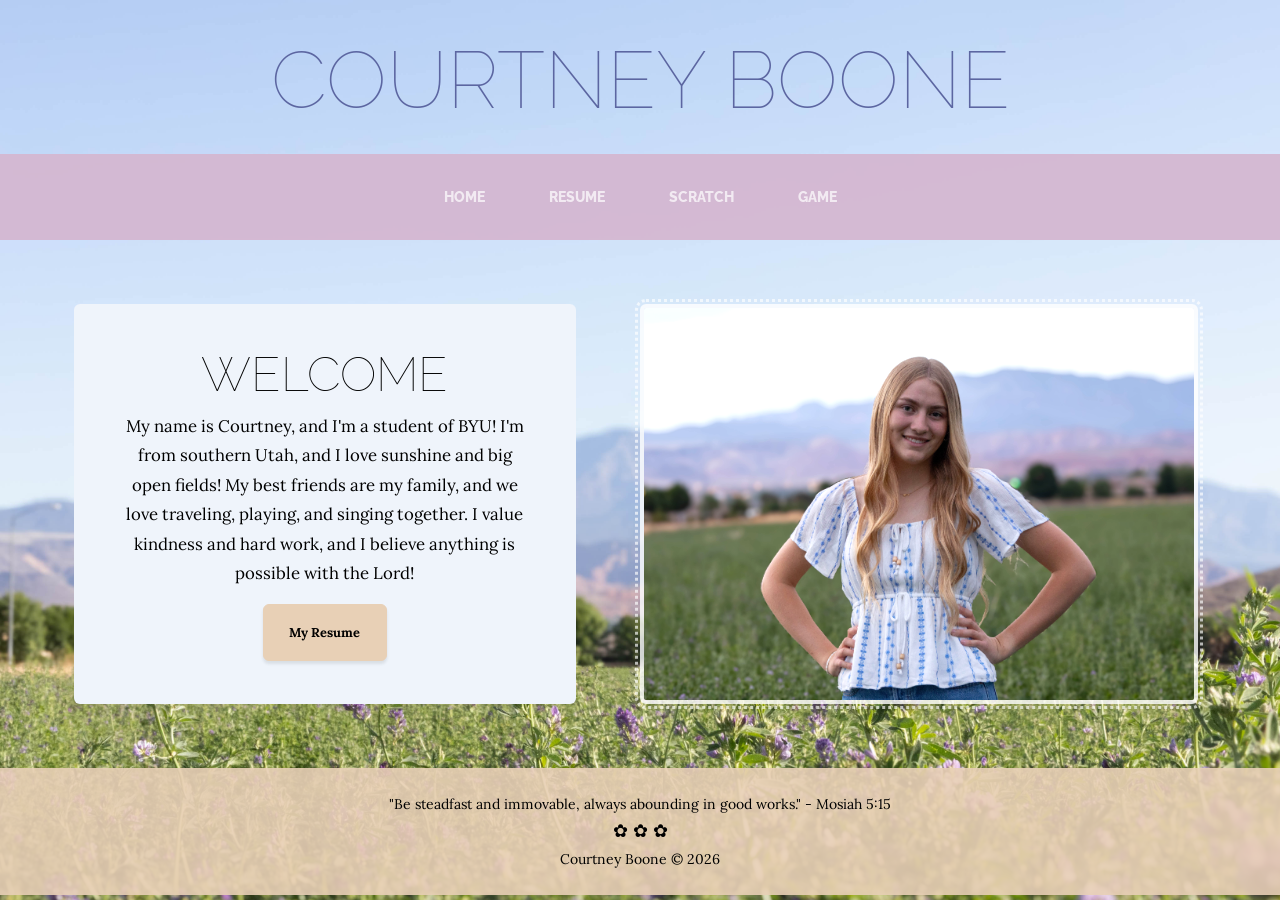
<file: index.html>
<!DOCTYPE html>
<html lang="en">
    <head>
        <meta charset="utf-8" />
        <meta name="viewport" content="width=device-width, initial-scale=1, shrink-to-fit=no" />
        <meta name="description" content="" />
        <meta name="author" content="" />
        <title>Courtney Boone</title>
        <link rel="icon" type="image/x-icon" href="assets/favicon.ico" />
        <!-- Google fonts-->
        <link href="https://fonts.googleapis.com/css?family=Raleway:100,100i,200,200i,300,300i,400,400i,500,500i,600,600i,700,700i,800,800i,900,900i" rel="stylesheet" />
        <link href="https://fonts.googleapis.com/css?family=Lora:400,400i,700,700i" rel="stylesheet" />
        <!-- Core theme CSS (includes Bootstrap)-->
        <link href="css/styles.css" rel="stylesheet" />
    </head>
    <body>
        <header>
            <h1 class="site-heading text-center text-faded d-none d-lg-block">
               <!-- <span class="site-heading-upper text-primary mb-3">A Free Bootstrap Business Theme</span> -->
                <span class="site-heading-lower">Courtney Boone</span>
            </h1>
        </header>
        <!-- Navigation-->
        <nav class="navbar navbar-expand-lg navbar-dark py-lg-4" id="mainNav">
            <div class="container">
                <a class="navbar-brand text-uppercase fw-bold d-lg-none" href="index.html">Start Bootstrap</a>
                <button class="navbar-toggler" type="button" data-bs-toggle="collapse" data-bs-target="#navbarSupportedContent" aria-controls="navbarSupportedContent" aria-expanded="false" aria-label="Toggle navigation"><span class="navbar-toggler-icon"></span></button>
                <div class="collapse navbar-collapse" id="navbarSupportedContent">
                    <ul class="navbar-nav mx-auto">
                        <li class="nav-item px-lg-4"><a class="nav-link text-uppercase" href="index.html">Home</a></li>
                        <li class="nav-item px-lg-4"><a class="nav-link text-uppercase" href="resume.html">Resume</a></li>
                        <li class="nav-item px-lg-4"><a class="nav-link text-uppercase" href="scratch.html">Scratch</a></li>
                        <li class="nav-item px-lg-4"><a class="nav-link text-uppercase" href="game.html">Game</a></li>
                    </ul>
                </div>
            </div>
        </nav>
        <section class="page-section clearfix">
            <div class="container">
                <div class="intro">
                    <img class="intro-img img-fluid mb-3 mb-lg-0 rounded" src="assets/img/portrait1.jpg" alt="..." />
                    <div class="intro-text home-intro-text left-0 text-center bg-faded p-5 rounded">
                        <h2 class="section-heading mb-2">
                            <span class="section-heading-lower">Welcome</span>
                        </h2>
                        <p class="mb-3">My name is Courtney, and I'm a student of BYU! I'm from southern Utah, and I love sunshine and big open fields! My best friends are my family, and we love traveling, playing, and singing together. I value kindness and hard work, and I believe anything is possible with the Lord!</p>
                        <div class="intro-button mx-auto"><a class="btn btn-primary btn-xl home-resume-btn" href="resume.html">My Resume</a></div>
                    </div>
                </div>
            </div>
        </section>
        <footer class="footer text-faded text-center py-4">
            <div class="container">
                <p class="m-0 small">"Be steadfast and immovable, always abounding in good works." - Mosiah 5:15</p>
                <p class="m-0 small" id="flower" >✿  ✿  ✿</p>
                <p class="m-0 small">Courtney Boone &copy; 2026</p>

            </div>
        </footer>
        <!-- Bootstrap core JS-->
        <script src="https://cdn.jsdelivr.net/npm/bootstrap@5.2.3/dist/js/bootstrap.bundle.min.js"></script>
        <!-- Core theme JS-->
        <script src="js/scripts.js"></script>
    </body>
</html>
</file>
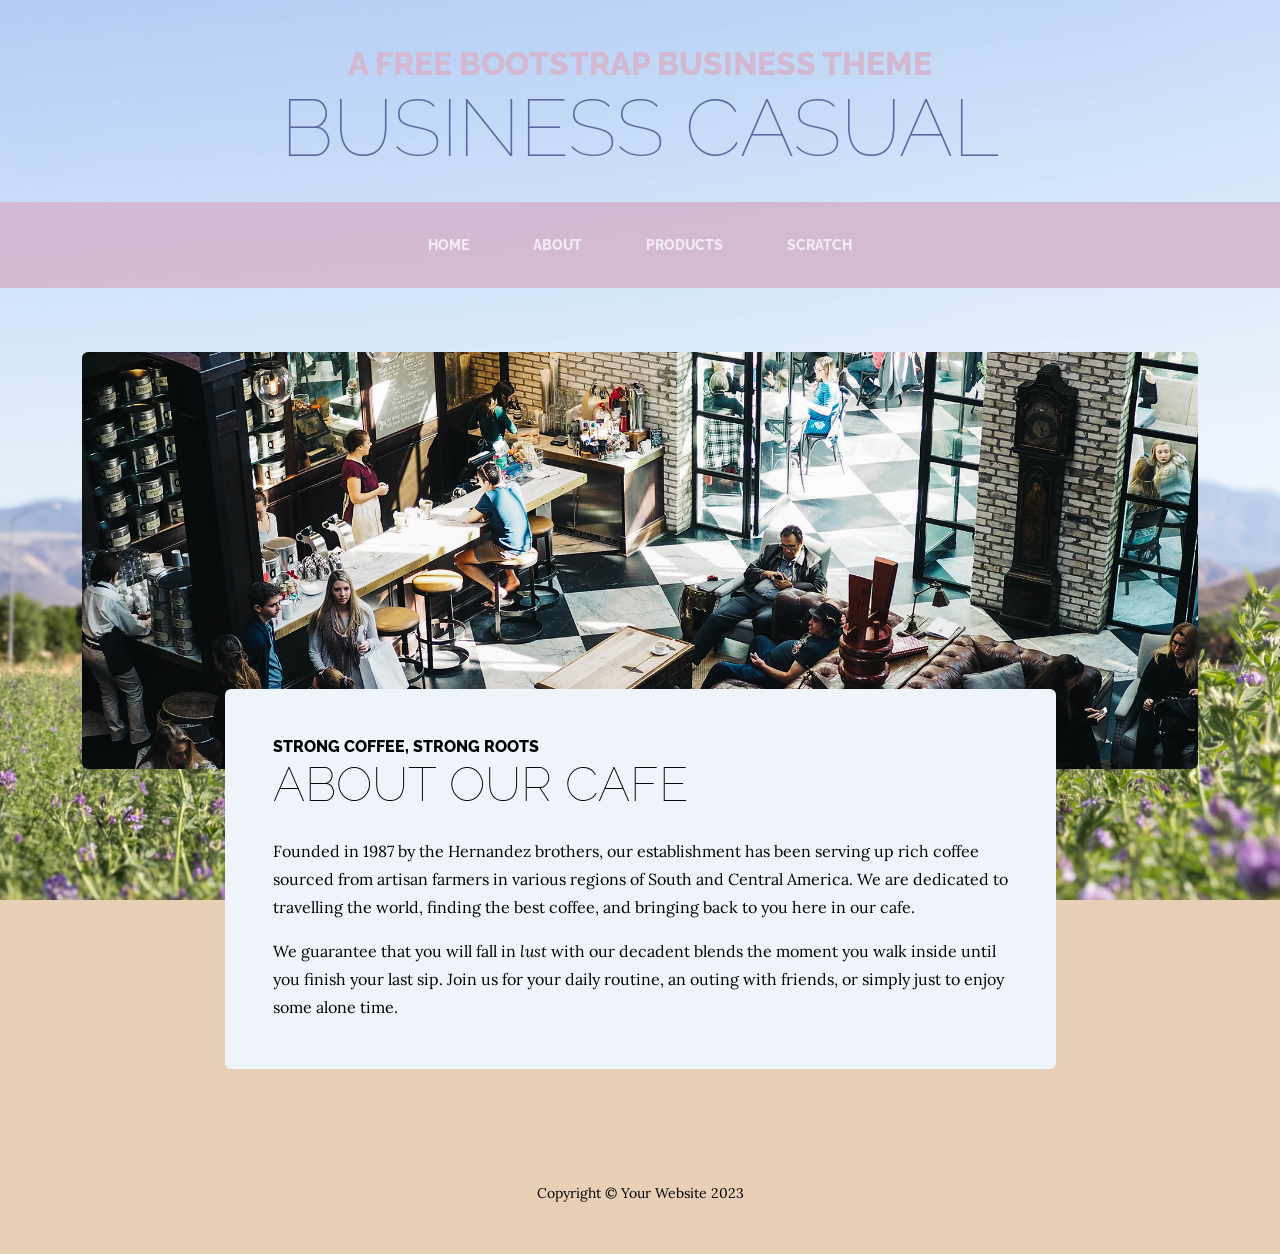
<file: about.html>
<!DOCTYPE html>
<html lang="en">
    <head>
        <meta charset="utf-8" />
        <meta name="viewport" content="width=device-width, initial-scale=1, shrink-to-fit=no" />
        <meta name="description" content="" />
        <meta name="author" content="" />
        <title>Business Casual - Start Bootstrap Theme</title>
        <link rel="icon" type="image/x-icon" href="assets/favicon.ico" />
        <!-- Google fonts-->
        <link href="https://fonts.googleapis.com/css?family=Raleway:100,100i,200,200i,300,300i,400,400i,500,500i,600,600i,700,700i,800,800i,900,900i" rel="stylesheet" />
        <link href="https://fonts.googleapis.com/css?family=Lora:400,400i,700,700i" rel="stylesheet" />
        <!-- Core theme CSS (includes Bootstrap)-->
        <link href="css/styles.css" rel="stylesheet" />
    </head>
    <body>
        <header>
            <h1 class="site-heading text-center text-faded d-none d-lg-block">
                <span class="site-heading-upper text-primary mb-3">A Free Bootstrap Business Theme</span>
                <span class="site-heading-lower">Business Casual</span>
            </h1>
        </header>
        <!-- Navigation-->
        <nav class="navbar navbar-expand-lg navbar-dark py-lg-4" id="mainNav">
            <div class="container">
                <a class="navbar-brand text-uppercase fw-bold d-lg-none" href="index.html">Start Bootstrap</a>
                <button class="navbar-toggler" type="button" data-bs-toggle="collapse" data-bs-target="#navbarSupportedContent" aria-controls="navbarSupportedContent" aria-expanded="false" aria-label="Toggle navigation"><span class="navbar-toggler-icon"></span></button>
                <div class="collapse navbar-collapse" id="navbarSupportedContent">
                    <ul class="navbar-nav mx-auto">
                        <li class="nav-item px-lg-4"><a class="nav-link text-uppercase" href="index.html">Home</a></li>
                        <li class="nav-item px-lg-4"><a class="nav-link text-uppercase" href="about.html">About</a></li>
                        <li class="nav-item px-lg-4"><a class="nav-link text-uppercase" href="products.html">Products</a></li>
                        <li class="nav-item px-lg-4"><a class="nav-link text-uppercase" href="scratch.html">Scratch</a></li>
                    </ul>
                </div>
            </div>
        </nav>
        <section class="page-section about-heading">
            <div class="container">
                <img class="img-fluid rounded about-heading-img mb-3 mb-lg-0" src="assets/img/about.jpg" alt="..." />
                <div class="about-heading-content">
                    <div class="row">
                        <div class="col-xl-9 col-lg-10 mx-auto">
                            <div class="bg-faded rounded p-5">
                                <h2 class="section-heading mb-4">
                                    <span class="section-heading-upper">Strong Coffee, Strong Roots</span>
                                    <span class="section-heading-lower">About Our Cafe</span>
                                </h2>
                                <p>Founded in 1987 by the Hernandez brothers, our establishment has been serving up rich coffee sourced from artisan farmers in various regions of South and Central America. We are dedicated to travelling the world, finding the best coffee, and bringing back to you here in our cafe.</p>
                                <p class="mb-0">
                                    We guarantee that you will fall in
                                    <em>lust</em>
                                    with our decadent blends the moment you walk inside until you finish your last sip. Join us for your daily routine, an outing with friends, or simply just to enjoy some alone time.
                                </p>
                            </div>
                        </div>
                    </div>
                </div>
            </div>
        </section>
        <footer class="footer text-faded text-center py-5">
            <div class="container"><p class="m-0 small">Copyright &copy; Your Website 2023</p></div>
        </footer>
        <!-- Bootstrap core JS-->
        <script src="https://cdn.jsdelivr.net/npm/bootstrap@5.2.3/dist/js/bootstrap.bundle.min.js"></script>
        <!-- Core theme JS-->
        <script src="js/scripts.js"></script>
    </body>
</html>
</file>
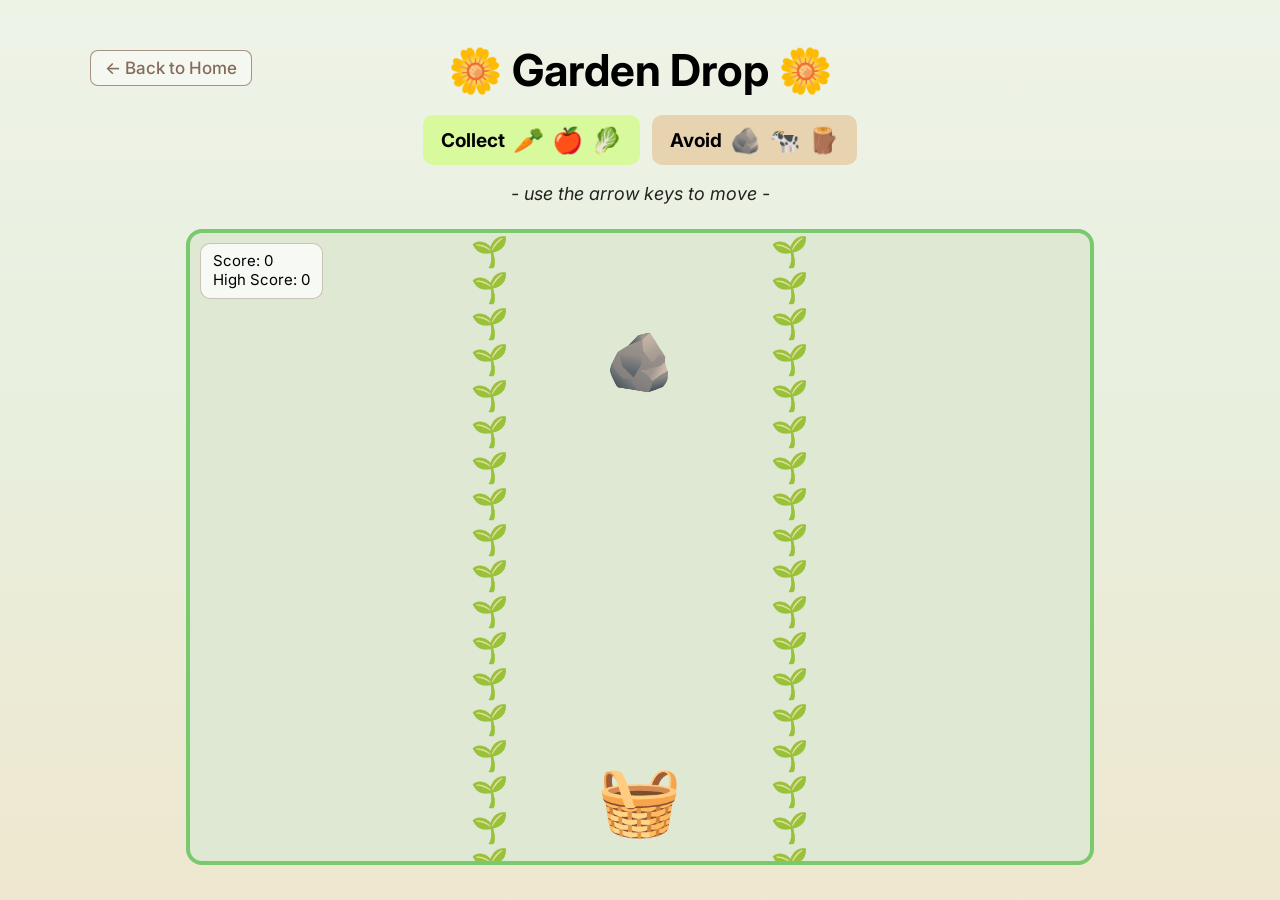
<file: game.html>
<!DOCTYPE html>
<html lang="en">
<head>
<meta charset="UTF-8">
<meta name="viewport" content="width=device-width, initial-scale=1.0">
<title>Garden Drop</title>
<link href="https://fonts.googleapis.com/css2?family=Inter:wght@400;600&display=swap" rel="stylesheet">
<style>
html, body {
  height: 100%;
  overflow: hidden;
}

body {
  margin:0;
  font-family: 'Inter', system-ui, -apple-system, sans-serif;
  position:relative;
  display:flex;
  flex-direction:column;
  align-items:center;
  justify-content:flex-start;
  padding:35px 0;
  gap:10px;
  min-height:100vh;
  background:linear-gradient(to bottom,#eef3e7,#e8efdd,#efe7cf);
  box-sizing:border-box;
}

h1 { margin:8px 0 2px 0; font-size:44px; }

.home-link {
  position:absolute;
  top:50px;
  left:90px;
  margin:0;
  display:inline-block;
  padding:7px 14px;
  border:1px solid rgba(122, 91, 73, 0.65);
  border-radius:8px;
  text-decoration:none;
  color:rgba(122, 91, 73, 0.9);
  background:rgba(255, 255, 255, 0.45);
  font-size:17px;
  font-weight:500;
  transition: background-color 0.2s ease, color 0.2s ease;
}

.home-link:hover {
  background:#7a5b49;
  color:#fff;
}

#game {
  position:relative;
  flex:1 1 auto;
  width:min(88vw, 900px);
  min-height:420px;
  margin-top:12px;
  margin-bottom:0;
  border:4px solid #7bc96f;
  border-radius:16px;
  overflow:hidden;
  background:#dfe8d2;
  outline:none;
}

.score-box {
  position:absolute;
  top:10px;
  left:10px;
  z-index:3;
  background:rgba(255, 255, 255, 0.75);
  border:1px solid rgba(122, 91, 73, 0.35);
  border-radius:10px;
  padding:8px 12px;
  line-height:1.25;
  font-size:15px;
}

.score-box p {
  margin:0;
}

.player {
  position:absolute; 
  bottom:20px;
  font-size:68px;
  transform:translateX(-50%);
  transition:left .2s;
  z-index:2;
}

.object {
  position:absolute;
  font-size:56px;
  transform:translateX(-50%);
  z-index:1;
}

.plants {
  position:absolute;
  top:0;
  bottom:0;
  display:flex;
  flex-direction:column;
  justify-content:space-between;
  font-size:30px;
  transform:translateX(-50%);
}

#overlay {
  position:absolute;
  inset:0;
  background:rgba(0,0,0,.5);
  color:white;
  display:none;
  flex-direction:column;
  align-items:center;
  justify-content:center;
  gap:6px;
  z-index:10;
}

#gameOverText {
  margin:0 0 4px 0;
  font-size:clamp(1.55rem, 4.6vw, 2.25rem);
  text-align:center;
  max-width:90%;
  line-height:1.2;
  word-break:break-word;
}

#finalScore {
  margin:14px 0;
  font-size:clamp(1.1rem, 3vw, 1.5rem);
  font-weight:600;
}

#overlay .restart-hint {
  margin-top:14px;
  font-size:clamp(1rem, 2.2vw, 1.2rem);
  opacity:0.9;
  font-style:italic;
}

button {
  padding:10px 20px;
  background:#facc15;
  border:none;
  border-radius:10px;
  cursor:pointer;
  font-size:0.95rem;
  font-weight:600;
}

.legend {
  display:flex;
  gap:12px;
  margin:6px 0 8px 0;
}
.legend-group {
  display:flex;
  align-items:center;
  gap:8px;
  padding:10px 18px;
  border-radius:10px;
  font-size:19px;
}
.legend-good { background:#d9f99d; }
.legend-bad { background:#e7d3b0; }
.legend span { font-size:25px; }

/* collect effect */
.collect-effect {
  position:absolute;
  font-size:26px;
  pointer-events:none;
  animation:pop 0.5s ease-out forwards;
  z-index:9;
  text-shadow: 0 0 10px rgba(255, 255, 255, 0.95);
}

@keyframes pop {
  0% { transform:scale(0.5); opacity:1; }
  50% { transform:scale(1.4); opacity:1; }
  100% { transform:scale(1.8); opacity:0; }
}
</style>
</head>
<body>

<a class="home-link" href="index.html">← Back to Home</a>
<h1>🌼 Garden Drop 🌼</h1>

<div class="legend">
  <div class="legend-group legend-good">
    <strong>Collect</strong>
    <span>🥕</span><span>🍎</span><span>🥬</span>
  </div>
  <div class="legend-group legend-bad">
    <strong>Avoid</strong>
    <span>🪨</span><span>🐄</span><span>🪵</span>
  </div>
</div>
<p style="margin:0 0 3px 0; font-size:18px; font-style:italic; opacity:0.85;">- use the arrow keys to move -</p>

<div id="game" tabindex="0">
  <div class="score-box">
    <p>Score: <span id="score">0</span></p>
    <p>High Score: <span id="highScore">0</span></p>
  </div>
  <div class="plants" style="left:33.33%"></div>
  <div class="plants" style="left:66.66%"></div>
  <div id="player" class="player">🧺</div>

  <div id="overlay">
    <h2 id="gameOverText">Oops!</h2>
    <p id="finalScore"></p>
    <button onclick="resetGame()">Restart</button>
    <p class="restart-hint">(Press any key to restart)</p>
  </div>
</div>

<script>
const lanes = [0,1,2];
let lane = 1;
let score = 0;
let gameOver = false;
let objects = [];
let lastSpawnTime = 0; // track spacing between objects

const game = document.getElementById('game');
const player = document.getElementById('player');
const scoreEl = document.getElementById('score');
const overlay = document.getElementById('overlay');
const finalScore = document.getElementById('finalScore');
const highScoreEl = document.getElementById('highScore');
const gameOverText = document.getElementById('gameOverText');

const gameOverMessages = [
  "Oopsie daisy!",
  "Aw shucks!",
  "Oh fiddle!",
  "Holy cow, what happened?",
  "Not your finest harvest...",
  "Darn, dandelions!"
];

let highScore = Number(localStorage.getItem('gardenHighScore')) || 0;
highScoreEl.textContent = highScore;

document.querySelectorAll('.plants').forEach(col => {
  for (let i = 0; i < 20; i++) {
    const p = document.createElement('div');
    p.textContent = '🌱';
    col.appendChild(p);
  }
});

function laneToPercent(l) {
  return l * 33.33 + 16.66;
}

function updatePlayer() {
  player.style.left = laneToPercent(lane) + '%';
}

function gameLoop() {
  if (gameOver) return;

  const fallSpeed = 2.3 + score * 0.01;
  const collisionY = game.clientHeight - 100;
  const removeY = game.clientHeight - 20;
  const effectY = game.clientHeight - 80;

  objects.forEach(o => {
    o.y += fallSpeed;
    o.el.style.top = o.y + 'px';

    if (Math.abs(o.y - collisionY) < 30 && o.lane === lane) {
      if (o.type === 'collect') {
        score += 10;
        scoreEl.textContent = score;

        // create visual effect
        const effect = document.createElement('div');
        effect.className = 'collect-effect';
        effect.textContent = '✨';
        effect.style.left = player.style.left;
        effect.style.top = effectY + 'px';
        game.appendChild(effect);

        setTimeout(() => effect.remove(), 500);

        o.el.remove();
        o.y = 1000;
      } else {
        endGame();
      }
    }
  });

  objects = objects.filter(o => {
    if (o.y >= removeY) {
      o.el.remove();
      return false;
    }
    return true;
  });

  requestAnimationFrame(gameLoop);
}

// CONSTANT STREAM: always spawning rows, never all 3 lanes filled
function spawnLoop() {
  if (gameOver) return;

  // increase number of objects slightly as score increases
  const maxObjects = Math.min(2 + Math.floor(score / 260), 3); // 2 → 3 max

  const shuffled = [...lanes].sort(() => Math.random() - 0.5);
  const chosen = shuffled.slice(0, maxObjects);

  // ensure at least one safe (collect) lane ALWAYS
  const safeIndex = Math.floor(Math.random() * chosen.length);

  // stagger items so they never start at the exact same time
  let t = 0;
  chosen.forEach((laneIndex, i) => {
    t += 320 + Math.random() * 220; // spacing (320–540ms)
    setTimeout(() => {
      if (gameOver) return;
      const type = i === safeIndex ? 'collect' : (Math.random() < 0.5 ? 'collect' : 'obstacle');
      spawnObject(laneIndex, type);
    }, t);
  });

  const delay = Math.max(700, 980 - score * 1.5); // denser stream
  setTimeout(spawnLoop, delay);
}

function spawnObject(laneIndex, forcedType=null) {
  if (gameOver) return;

  const now = Date.now();
  const minGap = 700; // minimum time between objects

  if (now - lastSpawnTime < minGap) {
    setTimeout(() => spawnObject(laneIndex, forcedType), minGap - (now - lastSpawnTime));
    return;
  }

  lastSpawnTime = Date.now();
  const type = forcedType ? forcedType : (Math.random() < 0.6 ? 'collect' : 'obstacle');
  const items = type === 'collect'
    ? ['🥕','🍎','🥬']
    : ['🪨','🐄','🪵'];

  const el = document.createElement('div');
  el.className = 'object';
  el.textContent = items[Math.floor(Math.random()*items.length)];

  const obj = { el, lane: laneIndex, y: 0, type };

  el.style.left = laneToPercent(laneIndex) + '%';
  game.appendChild(el);
  objects.push(obj);
}

function endGame() {
  gameOver = true;

  // update high score
  if (score > highScore) {
    highScore = score;
    localStorage.setItem('gardenHighScore', highScore);
    highScoreEl.textContent = highScore;
  }

  // pick random message
  const msg = gameOverMessages[Math.floor(Math.random() * gameOverMessages.length)];
  gameOverText.textContent = msg;

  overlay.style.display = 'flex';
  finalScore.textContent = 'Score: ' + score;
}

function resetGame() {
  objects.forEach(o => o.el.remove());
  objects = [];
  score = 0;
  lane = 1;
  gameOver = false;
  scoreEl.textContent = score;
  overlay.style.display = 'none';
  updatePlayer();
  gameLoop();
  spawnLoop();
}

document.addEventListener('keydown', (e) => {
  // restart on any key when game over
  if (gameOver) {
    resetGame();
    return;
  }

  if (["ArrowLeft","ArrowRight"].includes(e.key)) e.preventDefault();

  if (e.key === 'ArrowLeft') lane = Math.max(lane - 1, 0);
  if (e.key === 'ArrowRight') lane = Math.min(lane + 1, 2);

  updatePlayer();
});

updatePlayer();

game.addEventListener('click', () => game.focus());

game.focus();
gameLoop();
spawnLoop();
</script>

</body>
</html>
</file>
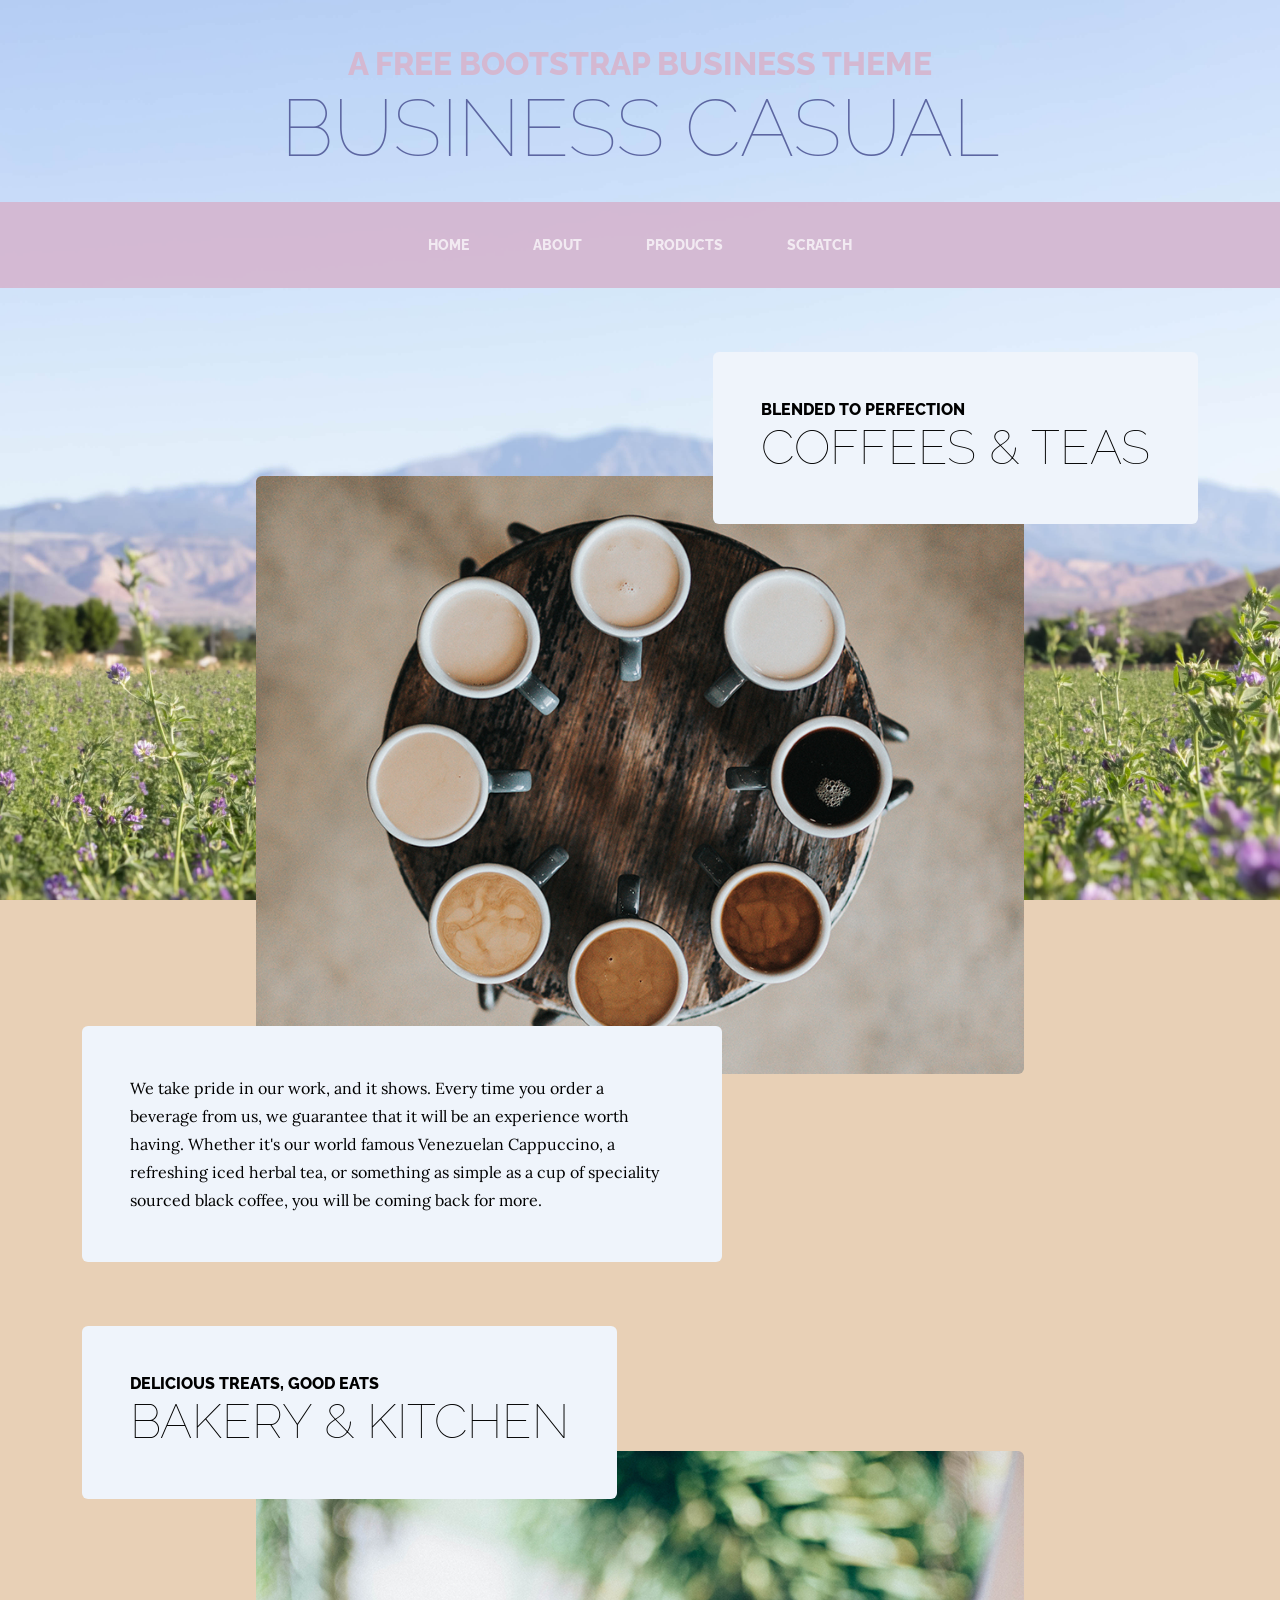
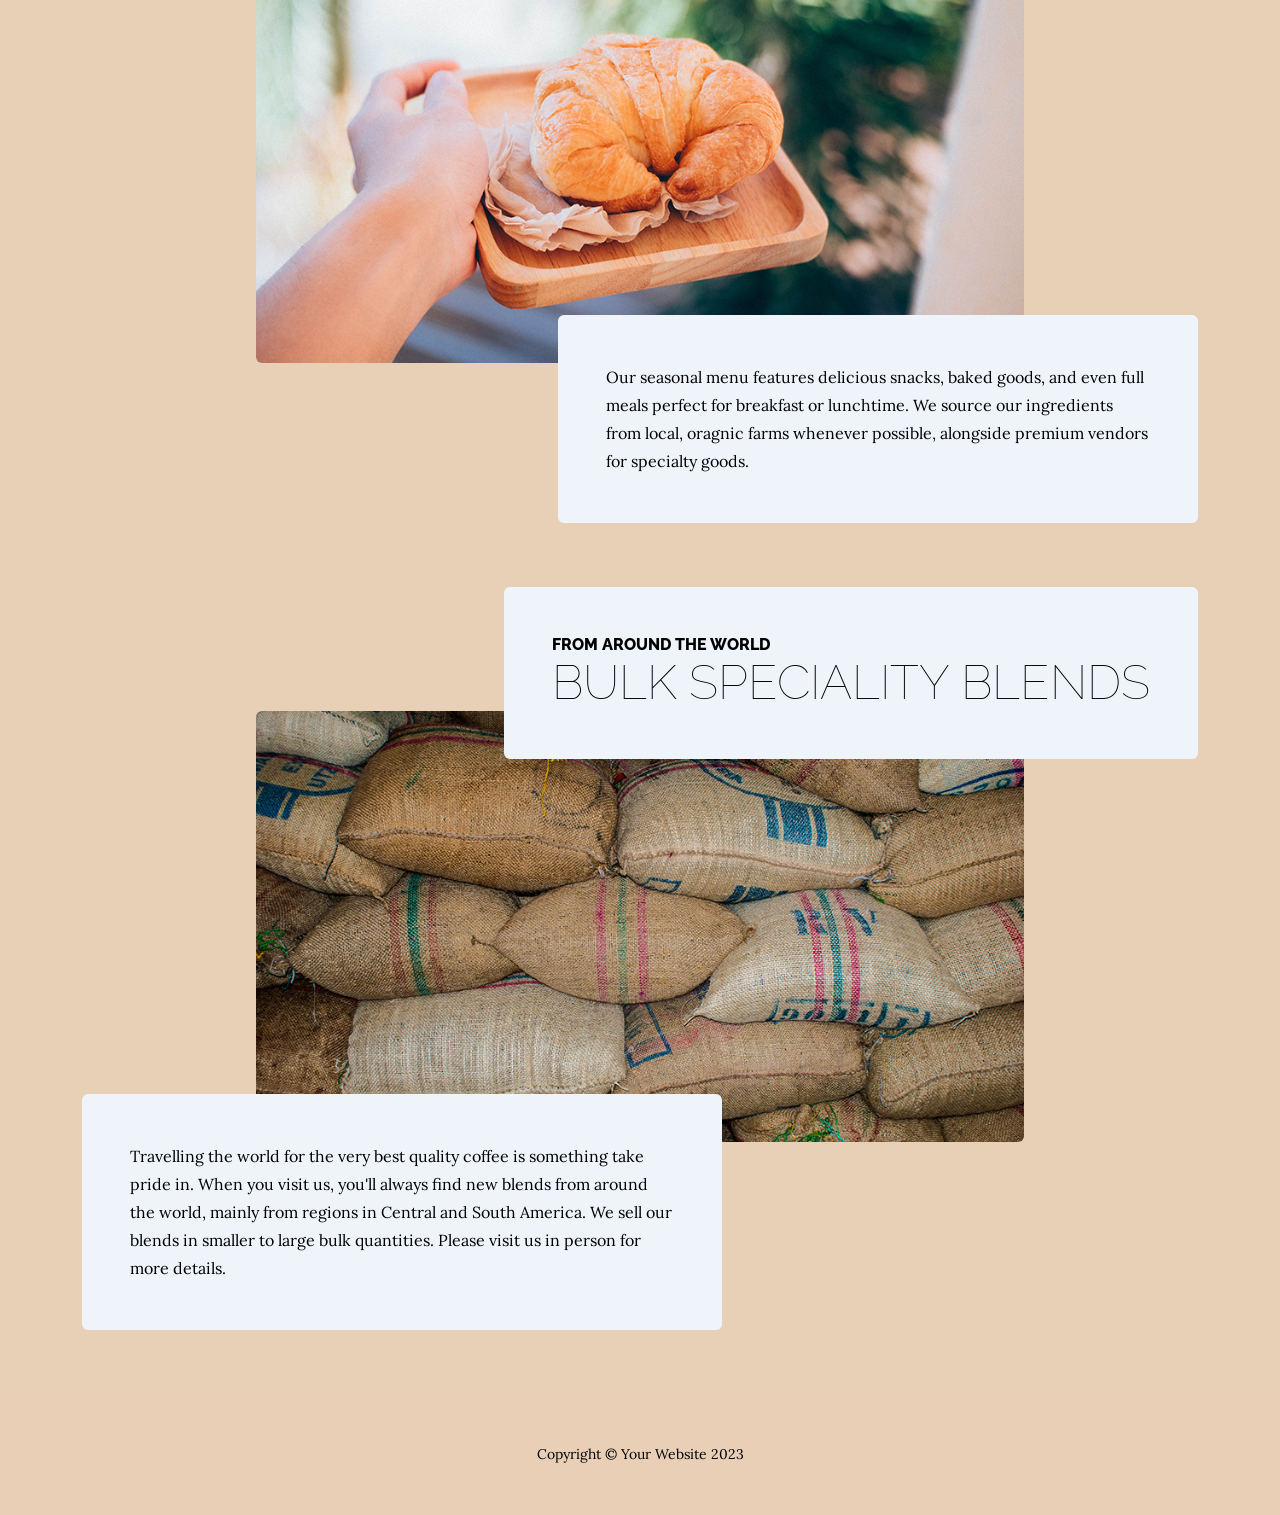
<file: products.html>
<!DOCTYPE html>
<html lang="en">
    <head>
        <meta charset="utf-8" />
        <meta name="viewport" content="width=device-width, initial-scale=1, shrink-to-fit=no" />
        <meta name="description" content="" />
        <meta name="author" content="" />
        <title>Business Casual - Start Bootstrap Theme</title>
        <link rel="icon" type="image/x-icon" href="assets/favicon.ico" />
        <!-- Google fonts-->
        <link href="https://fonts.googleapis.com/css?family=Raleway:100,100i,200,200i,300,300i,400,400i,500,500i,600,600i,700,700i,800,800i,900,900i" rel="stylesheet" />
        <link href="https://fonts.googleapis.com/css?family=Lora:400,400i,700,700i" rel="stylesheet" />
        <!-- Core theme CSS (includes Bootstrap)-->
        <link href="css/styles.css" rel="stylesheet" />
    </head>
    <body>
        <header>
            <h1 class="site-heading text-center text-faded d-none d-lg-block">
                <span class="site-heading-upper text-primary mb-3">A Free Bootstrap Business Theme</span>
                <span class="site-heading-lower">Business Casual</span>
            </h1>
        </header>
        <!-- Navigation-->
        <nav class="navbar navbar-expand-lg navbar-dark py-lg-4" id="mainNav">
            <div class="container">
                <a class="navbar-brand text-uppercase fw-bold d-lg-none" href="index.html">Start Bootstrap</a>
                <button class="navbar-toggler" type="button" data-bs-toggle="collapse" data-bs-target="#navbarSupportedContent" aria-controls="navbarSupportedContent" aria-expanded="false" aria-label="Toggle navigation"><span class="navbar-toggler-icon"></span></button>
                <div class="collapse navbar-collapse" id="navbarSupportedContent">
                    <ul class="navbar-nav mx-auto">
                        <li class="nav-item px-lg-4"><a class="nav-link text-uppercase" href="index.html">Home</a></li>
                        <li class="nav-item px-lg-4"><a class="nav-link text-uppercase" href="about.html">About</a></li>
                        <li class="nav-item px-lg-4"><a class="nav-link text-uppercase" href="products.html">Products</a></li>
                        <li class="nav-item px-lg-4"><a class="nav-link text-uppercase" href="scratch.html">Scratch</a></li>
                    </ul>
                </div>
            </div>
        </nav>
        <section class="page-section">
            <div class="container">
                <div class="product-item">
                    <div class="product-item-title d-flex">
                        <div class="bg-faded p-5 d-flex ms-auto rounded">
                            <h2 class="section-heading mb-0">
                                <span class="section-heading-upper">Blended to Perfection</span>
                                <span class="section-heading-lower">Coffees & Teas</span>
                            </h2>
                        </div>
                    </div>
                    <img class="product-item-img mx-auto d-flex rounded img-fluid mb-3 mb-lg-0" src="assets/img/products-01.jpg" alt="..." />
                    <div class="product-item-description d-flex me-auto">
                        <div class="bg-faded p-5 rounded"><p class="mb-0">We take pride in our work, and it shows. Every time you order a beverage from us, we guarantee that it will be an experience worth having. Whether it's our world famous Venezuelan Cappuccino, a refreshing iced herbal tea, or something as simple as a cup of speciality sourced black coffee, you will be coming back for more.</p></div>
                    </div>
                </div>
            </div>
        </section>
        <section class="page-section">
            <div class="container">
                <div class="product-item">
                    <div class="product-item-title d-flex">
                        <div class="bg-faded p-5 d-flex me-auto rounded">
                            <h2 class="section-heading mb-0">
                                <span class="section-heading-upper">Delicious Treats, Good Eats</span>
                                <span class="section-heading-lower">Bakery & Kitchen</span>
                            </h2>
                        </div>
                    </div>
                    <img class="product-item-img mx-auto d-flex rounded img-fluid mb-3 mb-lg-0" src="assets/img/products-02.jpg" alt="..." />
                    <div class="product-item-description d-flex ms-auto">
                        <div class="bg-faded p-5 rounded"><p class="mb-0">Our seasonal menu features delicious snacks, baked goods, and even full meals perfect for breakfast or lunchtime. We source our ingredients from local, oragnic farms whenever possible, alongside premium vendors for specialty goods.</p></div>
                    </div>
                </div>
            </div>
        </section>
        <section class="page-section">
            <div class="container">
                <div class="product-item">
                    <div class="product-item-title d-flex">
                        <div class="bg-faded p-5 d-flex ms-auto rounded">
                            <h2 class="section-heading mb-0">
                                <span class="section-heading-upper">From Around the World</span>
                                <span class="section-heading-lower">Bulk Speciality Blends</span>
                            </h2>
                        </div>
                    </div>
                    <img class="product-item-img mx-auto d-flex rounded img-fluid mb-3 mb-lg-0" src="assets/img/products-03.jpg" alt="..." />
                    <div class="product-item-description d-flex me-auto">
                        <div class="bg-faded p-5 rounded"><p class="mb-0">Travelling the world for the very best quality coffee is something take pride in. When you visit us, you'll always find new blends from around the world, mainly from regions in Central and South America. We sell our blends in smaller to large bulk quantities. Please visit us in person for more details.</p></div>
                    </div>
                </div>
            </div>
        </section>
        <footer class="footer text-faded text-center py-5">
            <div class="container"><p class="m-0 small">Copyright &copy; Your Website 2023</p></div>
        </footer>
        <!-- Bootstrap core JS-->
        <script src="https://cdn.jsdelivr.net/npm/bootstrap@5.2.3/dist/js/bootstrap.bundle.min.js"></script>
        <!-- Core theme JS-->
        <script src="js/scripts.js"></script>
    </body>
</html>
</file>
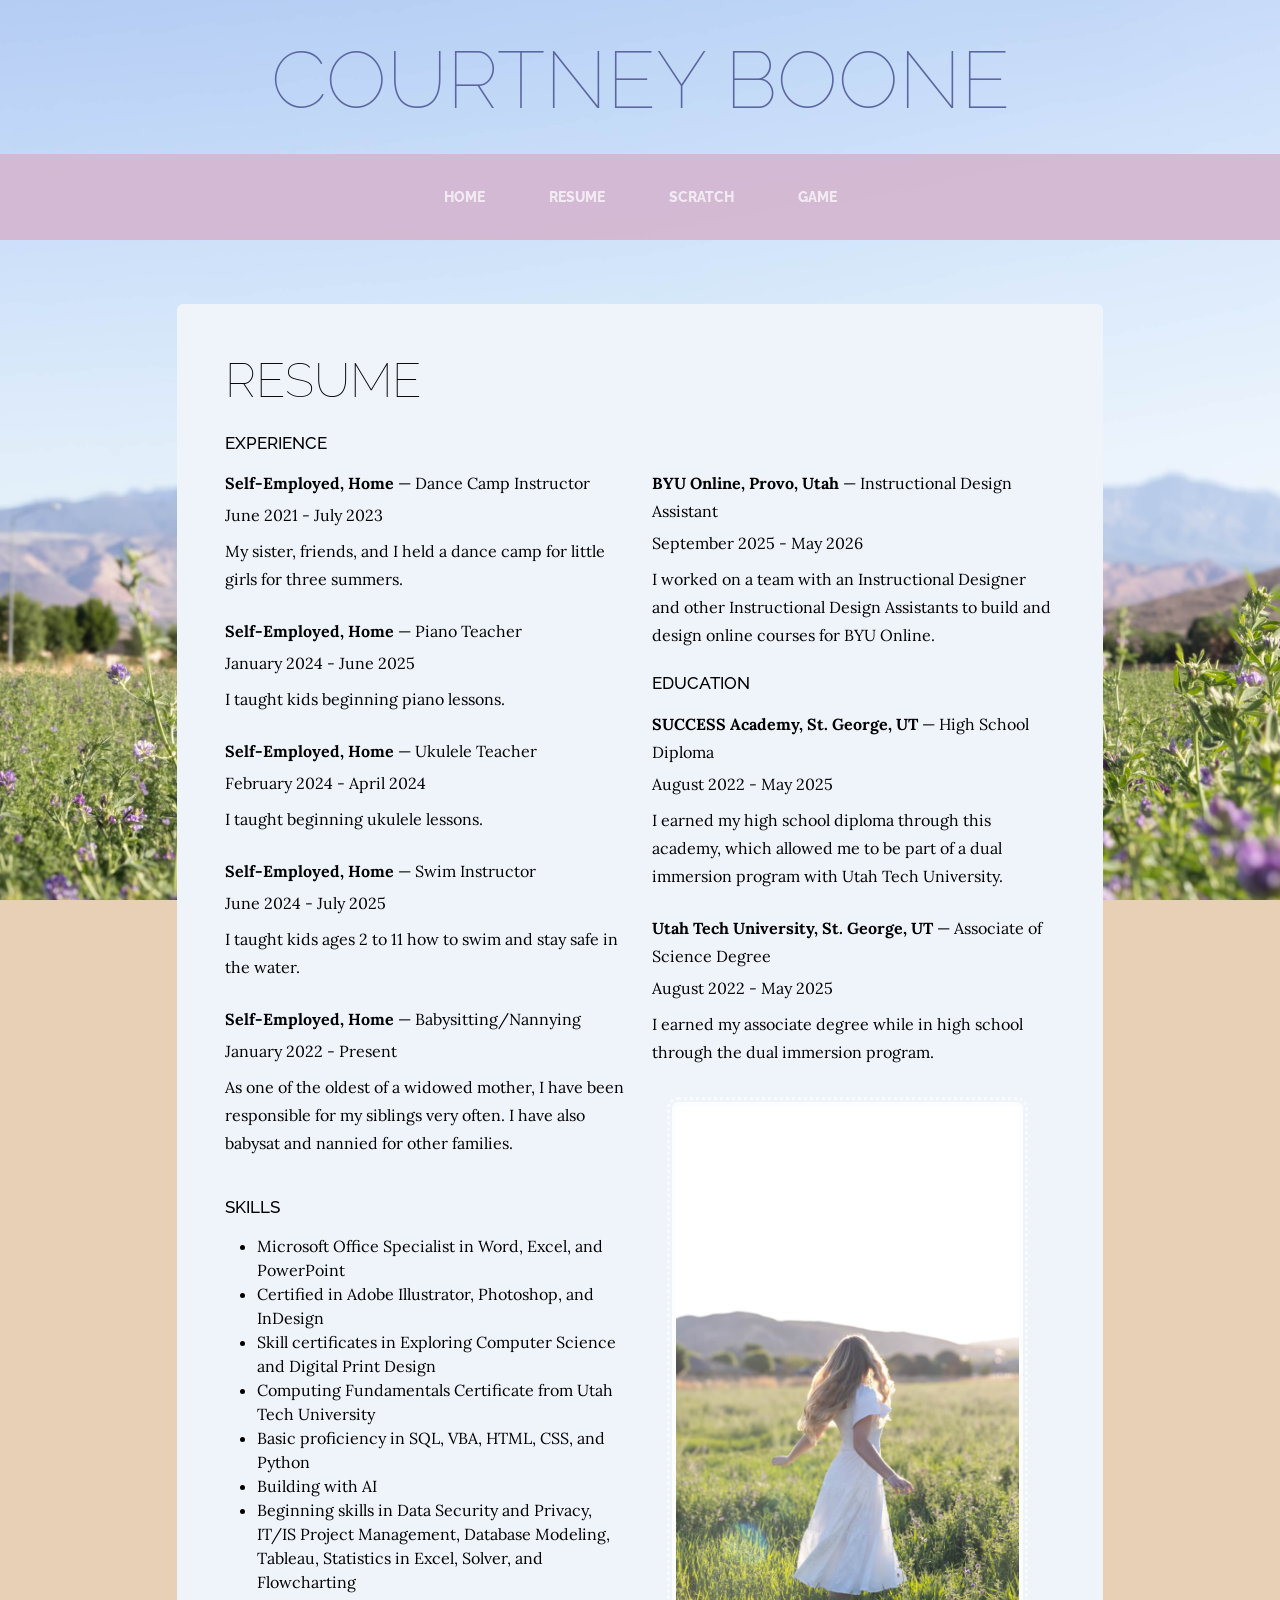
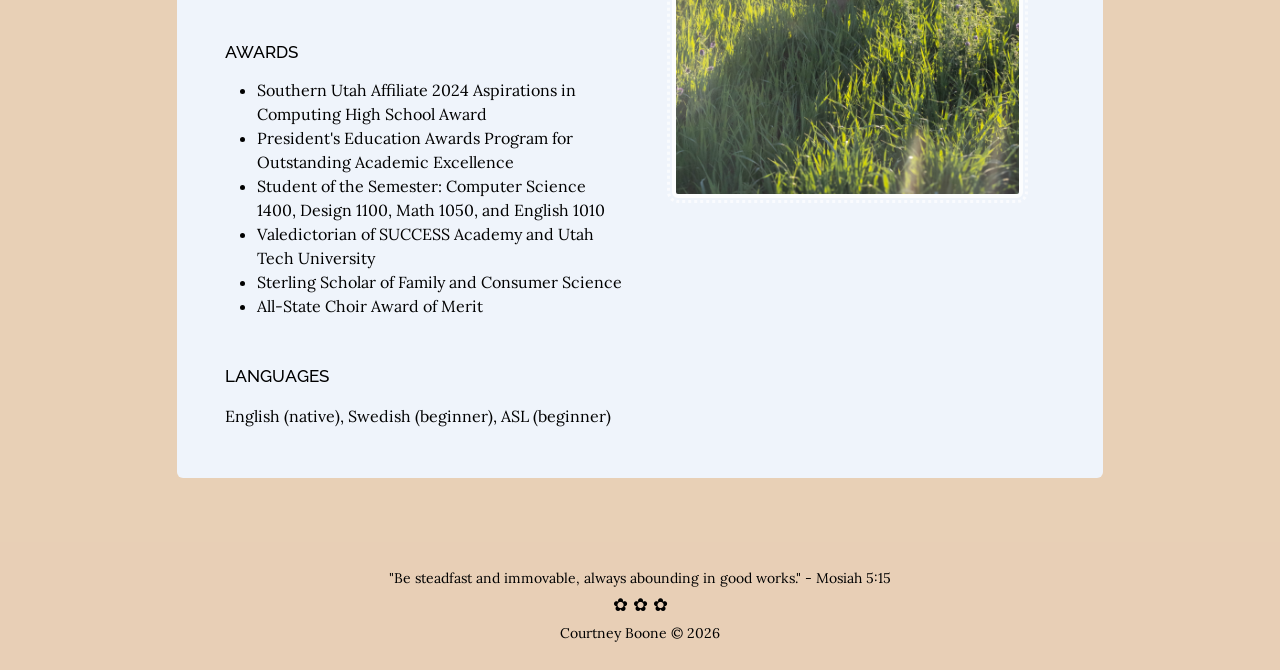
<file: resume.html>
<!DOCTYPE html>
<html lang="en">
    <head>
        <meta charset="utf-8" />
        <meta name="viewport" content="width=device-width, initial-scale=1, shrink-to-fit=no" />
        <meta name="description" content="" />
        <meta name="author" content="" />
        <title>Resume</title>
        <link rel="icon" type="image/x-icon" href="assets/favicon.ico" />
        <!-- Google fonts-->
        <link href="https://fonts.googleapis.com/css?family=Raleway:100,100i,200,200i,300,300i,400,400i,500,500i,600,600i,700,700i,800,800i,900,900i" rel="stylesheet" />
        <link href="https://fonts.googleapis.com/css?family=Lora:400,400i,700,700i" rel="stylesheet" />
        <!-- Core theme CSS (includes Bootstrap)-->
        <link href="css/styles.css" rel="stylesheet" />
    </head>
    <body>
        <header>
            <h1 class="site-heading text-center text-faded d-none d-lg-block">
                <span class="site-heading-lower">Courtney Boone</span>
            </h1>
        </header>
        <!-- Navigation-->
        <nav class="navbar navbar-expand-lg navbar-dark py-lg-4" id="mainNav">
            <div class="container">
                <a class="navbar-brand text-uppercase fw-bold d-lg-none" href="index.html">Start Bootstrap</a>
                <button class="navbar-toggler" type="button" data-bs-toggle="collapse" data-bs-target="#navbarSupportedContent" aria-controls="navbarSupportedContent" aria-expanded="false" aria-label="Toggle navigation"><span class="navbar-toggler-icon"></span></button>
                <div class="collapse navbar-collapse" id="navbarSupportedContent">
                    <ul class="navbar-nav mx-auto">
                        <li class="nav-item px-lg-4"><a class="nav-link text-uppercase" href="index.html">Home</a></li>
                        <li class="nav-item px-lg-4"><a class="nav-link text-uppercase" href="resume.html">Resume</a></li>
                        <li class="nav-item px-lg-4"><a class="nav-link text-uppercase" href="scratch.html">Scratch</a></li>
                                                <li class="nav-item px-lg-4"><a class="nav-link text-uppercase" href="game.html">Game</a></li>

                    </ul>
                </div>
            </div>
        </nav>
        <section class="page-section">
            <div class="container">
                <div class="row">
                    <div class="col-xl-10 col-lg-11 mx-auto">
                        <div class="bg-faded rounded p-5">
                            <h2 class="section-heading mb-4">
                                <span class="section-heading-lower">Resume</span>
                            </h2>

                            <h4 class="text-uppercase mb-3">Experience</h4>
                            <div class="row g-4 align-items-start">
                                <div class="col-lg-6">
                                    <div class="resume-entry">
                                        <p class="mb-1"><strong>Self-Employed, Home</strong> — Dance Camp Instructor</p>
                                        <p class="text-muted mb-2">June 2021 - July 2023</p>
                                        <p>My sister, friends, and I held a dance camp for little girls for three summers.</p>
                                    </div>

                                    <div class="resume-entry">
                                        <p class="mb-1"><strong>Self-Employed, Home</strong> — Piano Teacher</p>
                                        <p class="text-muted mb-2">January 2024 - June 2025</p>
                                        <p>I taught kids beginning piano lessons.</p>
                                    </div>

                                    <div class="resume-entry">
                                        <p class="mb-1"><strong>Self-Employed, Home</strong> — Ukulele Teacher</p>
                                        <p class="text-muted mb-2">February 2024 - April 2024</p>
                                        <p>I taught beginning ukulele lessons.</p>
                                    </div>

                                    <div class="resume-entry">
                                        <p class="mb-1"><strong>Self-Employed, Home</strong> — Swim Instructor</p>
                                        <p class="text-muted mb-2">June 2024 - July 2025</p>
                                        <p>I taught kids ages 2 to 11 how to swim and stay safe in the water.</p>
                                    </div>

                                    <div class="resume-entry">
                                        <p class="mb-1"><strong>Self-Employed, Home</strong> — Babysitting/Nannying</p>
                                        <p class="text-muted mb-2">January 2022 - Present</p>
                                        <p>As one of the oldest of a widowed mother, I have been responsible for my siblings very often. I have also babysat and nannied for other families.</p>
                                    </div>

                                </div>
                                <div class="col-lg-6">
                                    <div class="resume-entry">
                                        <p class="mb-1"><strong>BYU Online, Provo, Utah</strong> — Instructional Design Assistant</p>
                                        <p class="text-muted mb-2">September 2025 - May 2026</p>
                                        <p>I worked on a team with an Instructional Designer and other Instructional Design Assistants to build and design online courses for BYU Online.</p>
                                    </div>

                                    <h4 class="text-uppercase mt-0 mb-3">Education</h4>
                                    <div class="resume-entry">
                                        <p class="mb-1"><strong>SUCCESS Academy, St. George, UT</strong> — High School Diploma</p>
                                        <p class="text-muted mb-2">August 2022 - May 2025</p>
                                        <p>I earned my high school diploma through this academy, which allowed me to be part of a dual immersion program with Utah Tech University.</p>
                                    </div>
                                    <div class="resume-entry mb-0">
                                        <p class="mb-1"><strong>Utah Tech University, St. George, UT</strong> — Associate of Science Degree</p>
                                        <p class="text-muted mb-2">August 2022 - May 2025</p>
                                        <p class="mb-0">I earned my associate degree while in high school through the dual immersion program.</p>
                                    </div>
                                </div>
                            </div>

                            <div class="row g-4 align-items-start mt-0">
                                <div class="col-lg-6">
                                    <h4 class="text-uppercase mt-0 mb-3">Skills</h4>
                                    <ul class="mb-0">
                                        <li>Microsoft Office Specialist in Word, Excel, and PowerPoint</li>
                                        <li>Certified in Adobe Illustrator, Photoshop, and InDesign</li>
                                        <li>Skill certificates in Exploring Computer Science and Digital Print Design</li>
                                        <li>Computing Fundamentals Certificate from Utah Tech University</li>
                                        <li>Basic proficiency in SQL, VBA, HTML, CSS, and Python</li>
                                        <li>Building with AI</li>
                                        <li>Beginning skills in Data Security and Privacy, IT/IS Project Management, Database Modeling, Tableau, Statistics in Excel, Solver, and Flowcharting</li>
                                    </ul>

                                    <h4 class="text-uppercase mt-5 mb-3">Awards</h4>
                                    <ul class="mb-0">
                                        <li>Southern Utah Affiliate 2024 Aspirations in Computing High School Award</li>
                                        <li>President's Education Awards Program for Outstanding Academic Excellence</li>
                                        <li>Student of the Semester: Computer Science 1400, Design 1100, Math 1050, and English 1010</li>
                                        <li>Valedictorian of SUCCESS Academy and Utah Tech University</li>
                                        <li>Sterling Scholar of Family and Consumer Science</li>
                                        <li>All-State Choir Award of Merit</li>
                                    </ul>

                                    <h4 class="text-uppercase mt-5 mb-3">Languages</h4>
                                    <p class="mb-0">English (native), Swedish (beginner), ASL (beginner)</p>
                                </div>
                                <div class="col-lg-6 resume-portrait-col">
                                    <img class="img-fluid rounded resume-portrait lace-border" src="assets/img/portrait2.jpg" alt="Courtney Boone portrait" />
                                </div>
                            </div>
                        </div>
                    </div>
                </div>
            </div>
        </section>
        <footer class="footer text-faded text-center py-4">
            <div class="container">
                <p class="m-0 small">"Be steadfast and immovable, always abounding in good works." - Mosiah 5:15</p>
                <p class="m-0 small" id="flower" >✿  ✿  ✿</p>
                <p class="m-0 small">Courtney Boone &copy; 2026</p>
            </div>
        </footer>
        <!-- Bootstrap core JS-->
        <script src="https://cdn.jsdelivr.net/npm/bootstrap@5.2.3/dist/js/bootstrap.bundle.min.js"></script>
        <!-- Core theme JS-->
        <script src="js/scripts.js"></script>
    </body>
</html>
</file>
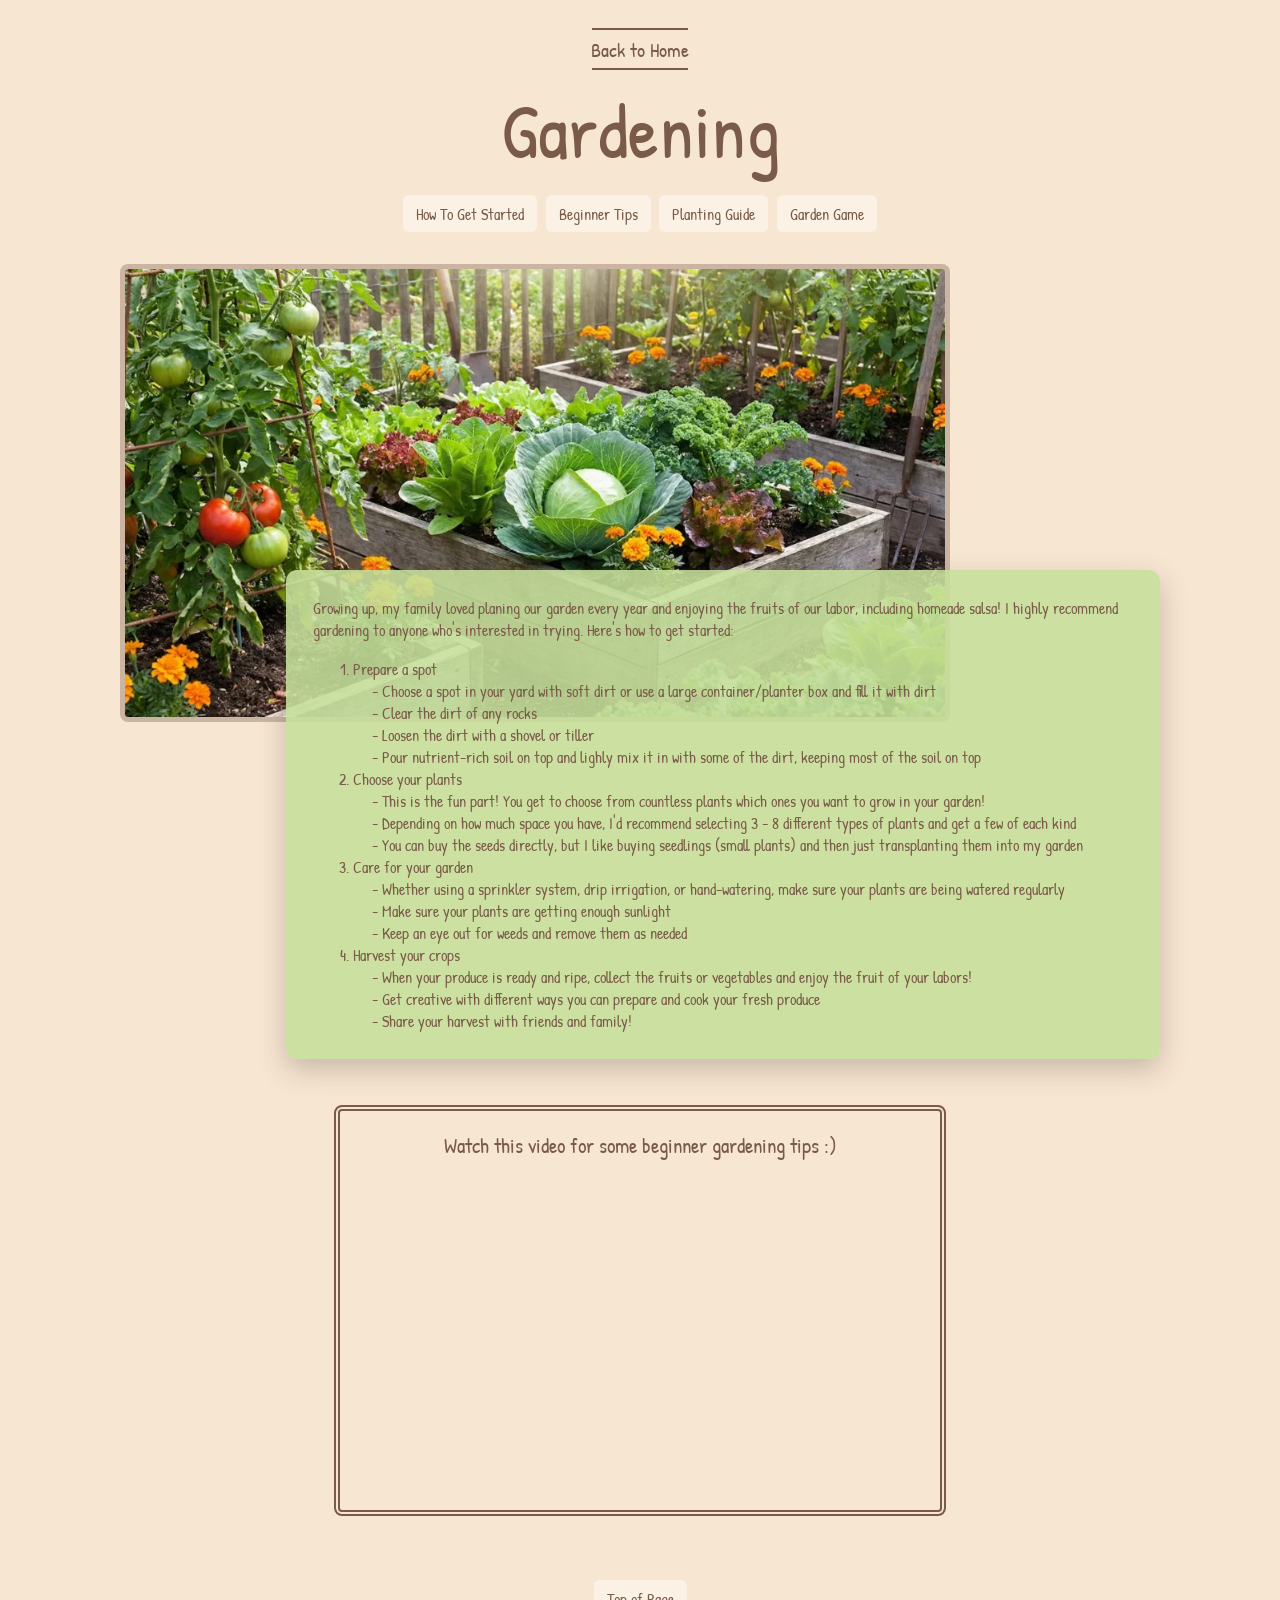
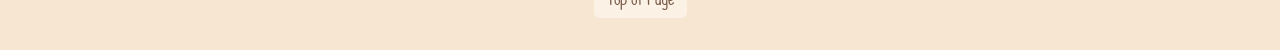
<file: scratch.html>
<!DOCTYPE html>
<html lang="en">

<head>
    <meta charset="UTF-8">
    <meta name="viewport" content="width=device-width, initial-scale=1.0">
    <title>Scratch</title>
    <link rel="icon" type="image/x-icon" href="assets/favicon.ico" />
    <link
        href="https://fonts.googleapis.com/css?family=Raleway:100,100i,200,200i,300,300i,400,400i,500,500i,600,600i,700,700i,800,800i,900,900i"
        rel="stylesheet" />
    <link href="https://fonts.googleapis.com/css?family=Lora:400,400i,700,700i" rel="stylesheet" />
    <link href="https://fonts.googleapis.com/css2?family=Patrick+Hand&display=swap" rel="stylesheet" />
    <link href="css/new.css" rel="stylesheet" />
</head>

<body id="top">
    <a id="back-to-home" href="index.html">Back to Home</a>
    <h1>Gardening</h1>
    <nav class="simple-menu" aria-label="Scratch page sections">
        <div class="simple-menu-items">
            <a href="#gardenlist">How To Get Started</a>
            <a href="#video">Beginner Tips</a>
            <a href="#planting-guide">Planting Guide</a>
            <a href="game.html">Garden Game</a>
        </div>
    </nav>
    <div class="garden-feature">
        <div class="garden-image-wrap">
            <img class="garden-image" src="assets/img/garden.webp" alt="Garden" />
        </div>
        <div id="gardenlist">
            <p>Growing up, my family loved planing our garden every year and enjoying the fruits of our labor, including
                homeade salsa! I highly recommend gardening to anyone who's interested in trying. Here's how to get
                started:</p>
            <ol>
                <li>Prepare a spot
                    <ul>
                        <li>Choose a spot in your yard with soft dirt or use a large container/planter box and fill it with dirt</li>
                        <li>Clear the dirt of any rocks</li>
                        <li>Loosen the dirt with a shovel or tiller</li>
                        <li>Pour nutrient-rich soil on top and lighly mix it in with some of the dirt, keeping most of the soil on top</li>
                    </ul>
                </li>
                <li>Choose your plants
                    <ul>
                        <li>This is the fun part! You get to choose from countless plants which ones you want to grow in your garden!</li>
                        <li>Depending on how much space you have, I'd recommend selecting 3 - 8 different types of plants and get a few of each kind</li>
                        <li>You can buy the seeds directly, but I like buying seedlings (small plants) and then just transplanting them into my garden</li>
                    </ul>
                </li>
                <li>Care for your garden
                    <ul>
                        <li>Whether using a sprinkler system, drip irrigation, or hand-watering, make sure your plants are being watered regularly</li>
                        <li>Make sure your plants are getting enough sunlight</li>
                        <li>Keep an eye out for weeds and remove them as needed</li>
                    </ul>
                </li>
                <li>Harvest your crops
                    <ul>
                        <li>When your produce is ready and ripe, collect the fruits or vegetables and enjoy the fruit of your labors!</li>
                        <li>Get creative with different ways you can prepare and cook your fresh produce</li>
                        <li>Share your harvest with friends and family!</li>
                    </ul>
                </li>
            </ol>
        </div>
    </div>
    <div id="video">
        <p id="text">Watch this video for some beginner gardening tips :)</p>
        <iframe width="560" height="315" src="https://www.youtube.com/embed/lRPpXc03onk?si=jQM0ytMwyBQe5Z3W"
            title="YouTube video player" frameborder="0"
            allow="accelerometer; autoplay; clipboard-write; encrypted-media; gyroscope; picture-in-picture; web-share"
            referrerpolicy="strict-origin-when-cross-origin" allowfullscreen></iframe>
    </div>

    <div class="viz-container" id="planting-guide">
        <div class='tableauPlaceholder' id='viz1776404365927' style='position: relative'><noscript><a href='#'><img
                    alt='Dashboard 1 '
                    src='https:&#47;&#47;public.tableau.com&#47;static&#47;images&#47;AG&#47;AGardenersPlantingGuide&#47;Dashboard1&#47;1_rss.png'
                    style='border: none' /></a></noscript><object class='tableauViz' style='display:none;'>
            <param name='host_url' value='https%3A%2F%2Fpublic.tableau.com%2F' />
            <param name='embed_code_version' value='3' />
            <param name='site_root' value='' />
            <param name='name' value='AGardenersPlantingGuide&#47;Dashboard1' />
            <param name='tabs' value='no' />
            <param name='toolbar' value='yes' />
            <param name='static_image'
                value='https:&#47;&#47;public.tableau.com&#47;static&#47;images&#47;AG&#47;AGardenersPlantingGuide&#47;Dashboard1&#47;1.png' />
            <param name='animate_transition' value='yes' />
            <param name='display_static_image' value='yes' />
            <param name='display_spinner' value='yes' />
            <param name='display_overlay' value='yes' />
            <param name='display_count' value='yes' />
            <param name='language' value='en-US' />
        </object></div>
    </div>
    <a class="top-of-page-link" href="#top">Top of Page</a>
    
    <script
        type='text/javascript'>                    var divElement = document.getElementById('viz1776404365927'); var vizElement = divElement.getElementsByTagName('object')[0]; vizElement.style.width = '800px'; vizElement.style.height = '1627px'; var scriptElement = document.createElement('script'); scriptElement.src = 'https://public.tableau.com/javascripts/api/viz_v1.js'; vizElement.parentNode.insertBefore(scriptElement, vizElement);                </script>
</body>

</html>
</file>
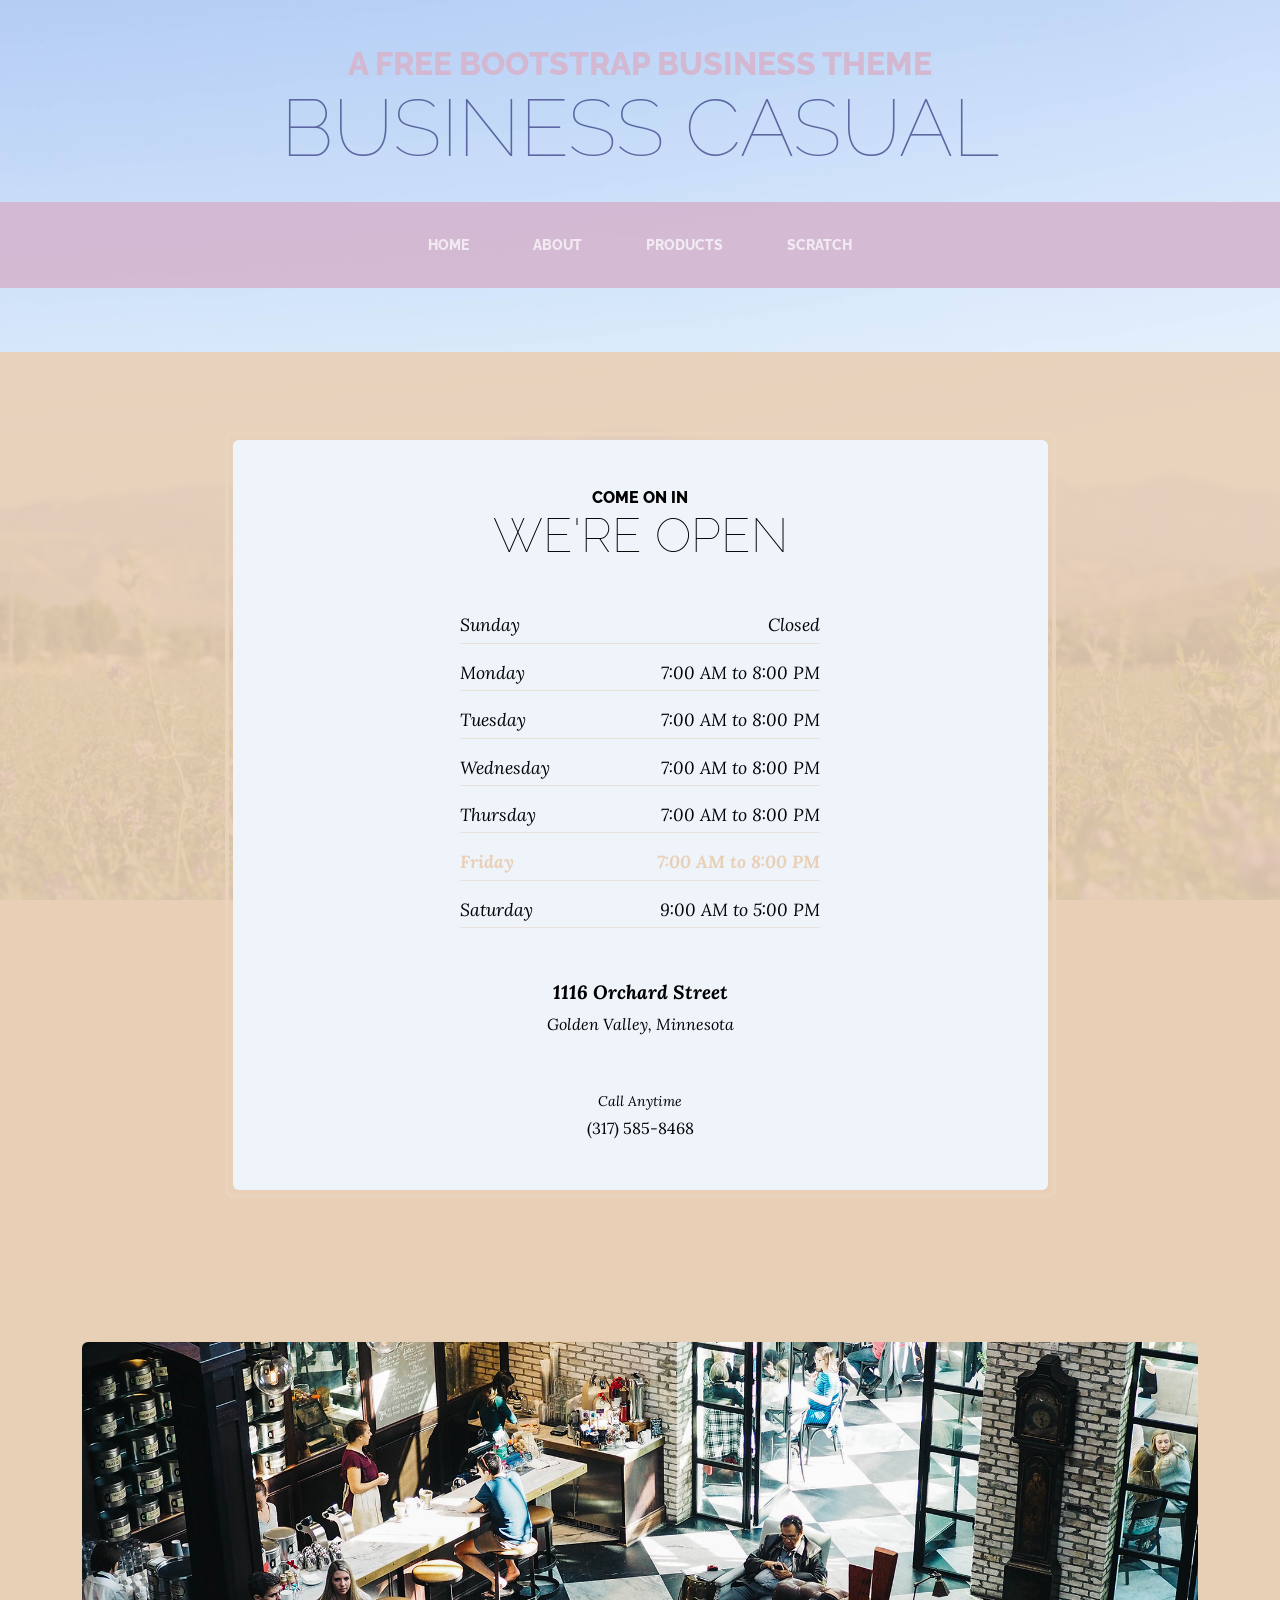
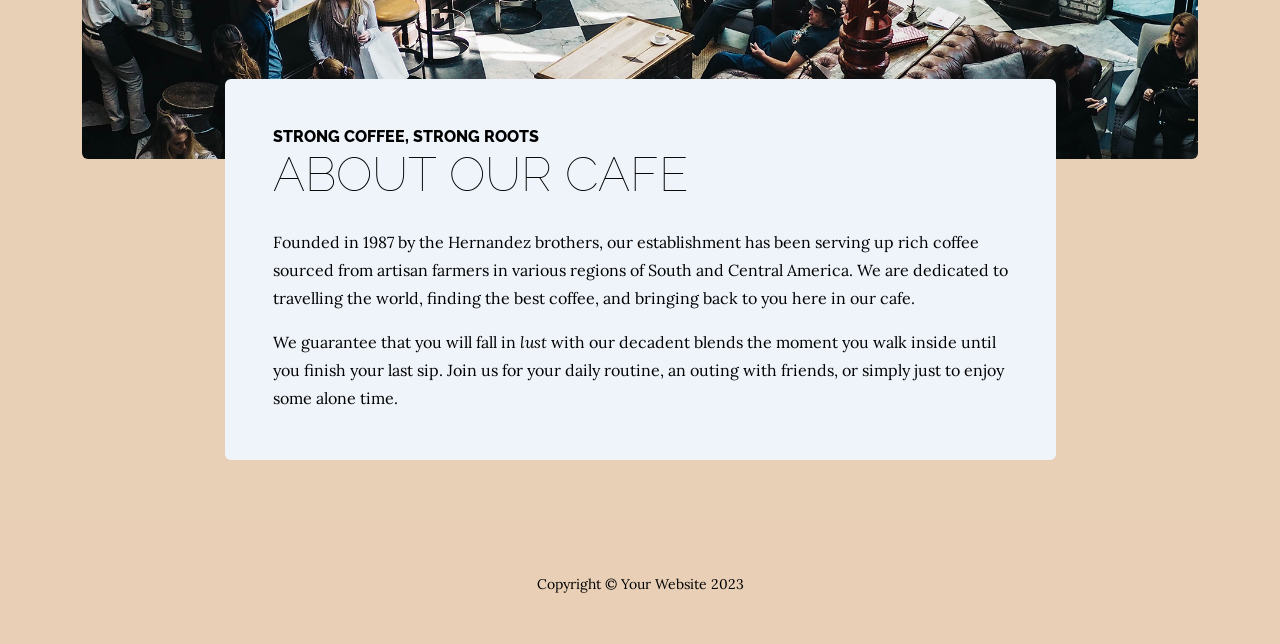
<file: store.html>
<!DOCTYPE html>
<html lang="en">
    <head>
        <meta charset="utf-8" />
        <meta name="viewport" content="width=device-width, initial-scale=1, shrink-to-fit=no" />
        <meta name="description" content="" />
        <meta name="author" content="" />
        <title>Business Casual - Start Bootstrap Theme</title>
        <link rel="icon" type="image/x-icon" href="assets/favicon.ico" />
        <!-- Google fonts-->
        <link href="https://fonts.googleapis.com/css?family=Raleway:100,100i,200,200i,300,300i,400,400i,500,500i,600,600i,700,700i,800,800i,900,900i" rel="stylesheet" />
        <link href="https://fonts.googleapis.com/css?family=Lora:400,400i,700,700i" rel="stylesheet" />
        <!-- Core theme CSS (includes Bootstrap)-->
        <link href="css/styles.css" rel="stylesheet" />
    </head>
    <body>
        <header>
            <h1 class="site-heading text-center text-faded d-none d-lg-block">
                <span class="site-heading-upper text-primary mb-3">A Free Bootstrap Business Theme</span>
                <span class="site-heading-lower">Business Casual</span>
            </h1>
        </header>
        <!-- Navigation-->
        <nav class="navbar navbar-expand-lg navbar-dark py-lg-4" id="mainNav">
            <div class="container">
                <a class="navbar-brand text-uppercase fw-bold d-lg-none" href="index.html">Start Bootstrap</a>
                <button class="navbar-toggler" type="button" data-bs-toggle="collapse" data-bs-target="#navbarSupportedContent" aria-controls="navbarSupportedContent" aria-expanded="false" aria-label="Toggle navigation"><span class="navbar-toggler-icon"></span></button>
                <div class="collapse navbar-collapse" id="navbarSupportedContent">
                    <ul class="navbar-nav mx-auto">
                        <li class="nav-item px-lg-4"><a class="nav-link text-uppercase" href="index.html">Home</a></li>
                        <li class="nav-item px-lg-4"><a class="nav-link text-uppercase" href="about.html">About</a></li>
                        <li class="nav-item px-lg-4"><a class="nav-link text-uppercase" href="products.html">Products</a></li>
                        <li class="nav-item px-lg-4"><a class="nav-link text-uppercase" href="scratch.html">Scratch</a></li>
                    </ul>
                </div>
            </div>
        </nav>
        <section class="page-section cta">
            <div class="container">
                <div class="row">
                    <div class="col-xl-9 mx-auto">
                        <div class="cta-inner bg-faded text-center rounded">
                            <h2 class="section-heading mb-5">
                                <span class="section-heading-upper">Come On In</span>
                                <span class="section-heading-lower">We're Open</span>
                            </h2>
                            <ul class="list-unstyled list-hours mb-5 text-left mx-auto">
                                <li class="list-unstyled-item list-hours-item d-flex">
                                    Sunday
                                    <span class="ms-auto">Closed</span>
                                </li>
                                <li class="list-unstyled-item list-hours-item d-flex">
                                    Monday
                                    <span class="ms-auto">7:00 AM to 8:00 PM</span>
                                </li>
                                <li class="list-unstyled-item list-hours-item d-flex">
                                    Tuesday
                                    <span class="ms-auto">7:00 AM to 8:00 PM</span>
                                </li>
                                <li class="list-unstyled-item list-hours-item d-flex">
                                    Wednesday
                                    <span class="ms-auto">7:00 AM to 8:00 PM</span>
                                </li>
                                <li class="list-unstyled-item list-hours-item d-flex">
                                    Thursday
                                    <span class="ms-auto">7:00 AM to 8:00 PM</span>
                                </li>
                                <li class="list-unstyled-item list-hours-item d-flex">
                                    Friday
                                    <span class="ms-auto">7:00 AM to 8:00 PM</span>
                                </li>
                                <li class="list-unstyled-item list-hours-item d-flex">
                                    Saturday
                                    <span class="ms-auto">9:00 AM to 5:00 PM</span>
                                </li>
                            </ul>
                            <p class="address mb-5">
                                <em>
                                    <strong>1116 Orchard Street</strong>
                                    <br />
                                    Golden Valley, Minnesota
                                </em>
                            </p>
                            <p class="mb-0">
                                <small><em>Call Anytime</em></small>
                                <br />
                                (317) 585-8468
                            </p>
                        </div>
                    </div>
                </div>
            </div>
        </section>
        <section class="page-section about-heading">
            <div class="container">
                <img class="img-fluid rounded about-heading-img mb-3 mb-lg-0" src="assets/img/about.jpg" alt="..." />
                <div class="about-heading-content">
                    <div class="row">
                        <div class="col-xl-9 col-lg-10 mx-auto">
                            <div class="bg-faded rounded p-5">
                                <h2 class="section-heading mb-4">
                                    <span class="section-heading-upper">Strong Coffee, Strong Roots</span>
                                    <span class="section-heading-lower">About Our Cafe</span>
                                </h2>
                                <p>Founded in 1987 by the Hernandez brothers, our establishment has been serving up rich coffee sourced from artisan farmers in various regions of South and Central America. We are dedicated to travelling the world, finding the best coffee, and bringing back to you here in our cafe.</p>
                                <p class="mb-0">
                                    We guarantee that you will fall in
                                    <em>lust</em>
                                    with our decadent blends the moment you walk inside until you finish your last sip. Join us for your daily routine, an outing with friends, or simply just to enjoy some alone time.
                                </p>
                            </div>
                        </div>
                    </div>
                </div>
            </div>
        </section>
        <footer class="footer text-faded text-center py-5">
            <div class="container"><p class="m-0 small">Copyright &copy; Your Website 2023</p></div>
        </footer>
        <!-- Bootstrap core JS-->
        <script src="https://cdn.jsdelivr.net/npm/bootstrap@5.2.3/dist/js/bootstrap.bundle.min.js"></script>
        <!-- Core theme JS-->
        <script src="js/scripts.js"></script>
    </body>
</html>
</file>
<file: css/new.css>
body {
    background-color: #f7e6d2;
}

h1 {
    color: #7a5b49;
    font-family: 'Patrick Hand', cursive;
    font-weight: normal;
    text-align: center;
    font-size: clamp(3.5rem, 6vw, 5.5rem);
    line-height: 1.05;
    margin-top: 1.5rem;
    margin-bottom: 1.5rem;
}

.viz-container {
    display: flex;
    justify-content: center;
    padding: 2rem 1rem 2rem;
}

.tableauPlaceholder {
    max-width: 100%;
}

.tableauPlaceholder .tableauViz {
    width: 800px;
    max-width: 100%;
}
#back-to-home {
    display: block;
    width: fit-content;
    text-align: center;
    text-decoration: none;
    margin: 2rem auto 1.5rem;
    font-family: 'Patrick Hand', cursive;
    font-size: 1.25rem;
    color: #7a5b49;
    position: relative;
    padding: 0.75rem 1.25rem;
}

#back-to-home::before,
#back-to-home::after {
    content: '';
    display: block;
    align-items: center;
    width: 6rem;
    height: 2px;
    background: #7a5b49;
    margin: 0.5rem auto;
    margin-top: -1rem;
    margin-bottom: -1rem;
}

#back-to-home::before {
    margin-bottom: 0.35rem;
}

#back-to-home::after {
    margin-top: 0.35rem;
}

#back-to-home:hover {
    opacity: 0.85;
}

.simple-menu {
    width: min(96%, 980px);
    margin: 0.5rem auto 1.5rem;
    font-family: "Patrick Hand", cursive;
    color: #7a5b49;
    border: none;
    background: transparent;
    box-shadow: none;
    padding: 0;
}

.simple-menu-items {
    display: flex;
    flex-direction: row;
    justify-content: center;
    align-items: center;
    gap: 0.55rem;
    flex-wrap: wrap;
}

.simple-menu a {
    color: #7a5b49;
    text-decoration: none;
    padding: 0.42rem 0.75rem;
    border: 1px solid transparent;
    border-radius: 0.35rem;
    background: rgba(255, 255, 255, 0.42);
    white-space: nowrap;
}

.simple-menu a:hover {
    background: rgba(122, 91, 73, 0.14);
    border-color: rgba(122, 91, 73, 0.3);
}

.nav {

}

.garden-feature {
    max-width: min(1040px, calc(100% - 1.5rem));
    margin: 0 auto;
}

.garden-image-wrap {
    display: flex;
    justify-content: flex-start;
    padding: 0.5rem 0 1.5rem;
}

.garden-image {
    width: min(820px, 100%);
    height: auto;
    border-radius: 0.5rem;
    border: 5px solid rgba(122, 91, 73, 0.35);
    outline-offset: 4px;
}

#gardenlist {
    width: min(820px, calc(100% - 0.5rem));
    margin: -12.5rem 0 0 auto;
    transform: translate(0, 1.5rem);
    padding: 0.7rem 1.7rem;
    color: #7a5b49;
    font-family: 'Patrick Hand', serif;
    background: rgba(198, 224, 155, 0.88);
    border: none;
    outline: none;
    border-radius: 0.7rem;
    box-shadow: 0 10px 28px rgba(79, 60, 49, 0.28);
    position: relative;
    z-index: 2;

    font-size: 1.02rem;
    border: none;

}

#gardenlist ul {
    list-style: none;
    padding-left: 1.2rem;
}

#gardenlist ul li::before {
    content: "- ";
}
#text{
    color: #7a5b49;
    font-family: 'Patrick Hand', serif;
    font-size: 1.3rem;
    margin: 0px;
    padding-bottom:4px;

}
#video {
    display: flex;
    flex-direction: column;
    align-items: center;
    text-align: center;
    gap: 0.75rem;
    padding: 0.4rem 0.5rem;
    margin-top: 70px;
    border: 6px double #7a5b49;
    border-radius: 0.5rem;
    width: fit-content;
    margin-left: auto;
    margin-right: auto;
    padding: 20px;
}

.top-of-page-link {
    display: block;
    width: fit-content;
    margin: 0 auto 2rem;
    padding: 0.42rem 0.75rem;
    text-decoration: none;
    color: #7a5b49;
    font-family: "Patrick Hand", cursive;
    font-size: inherit;
    border: 1px solid transparent;
    border-radius: 0.35rem;
    background: rgba(255, 255, 255, 0.42);
}

.top-of-page-link:hover {
    background: rgba(122, 91, 73, 0.14);
    border-color: rgba(122, 91, 73, 0.3);
}

@media (max-width: 992px) {
    #gardenlist {
        transform: none;
    }
}
</file>
